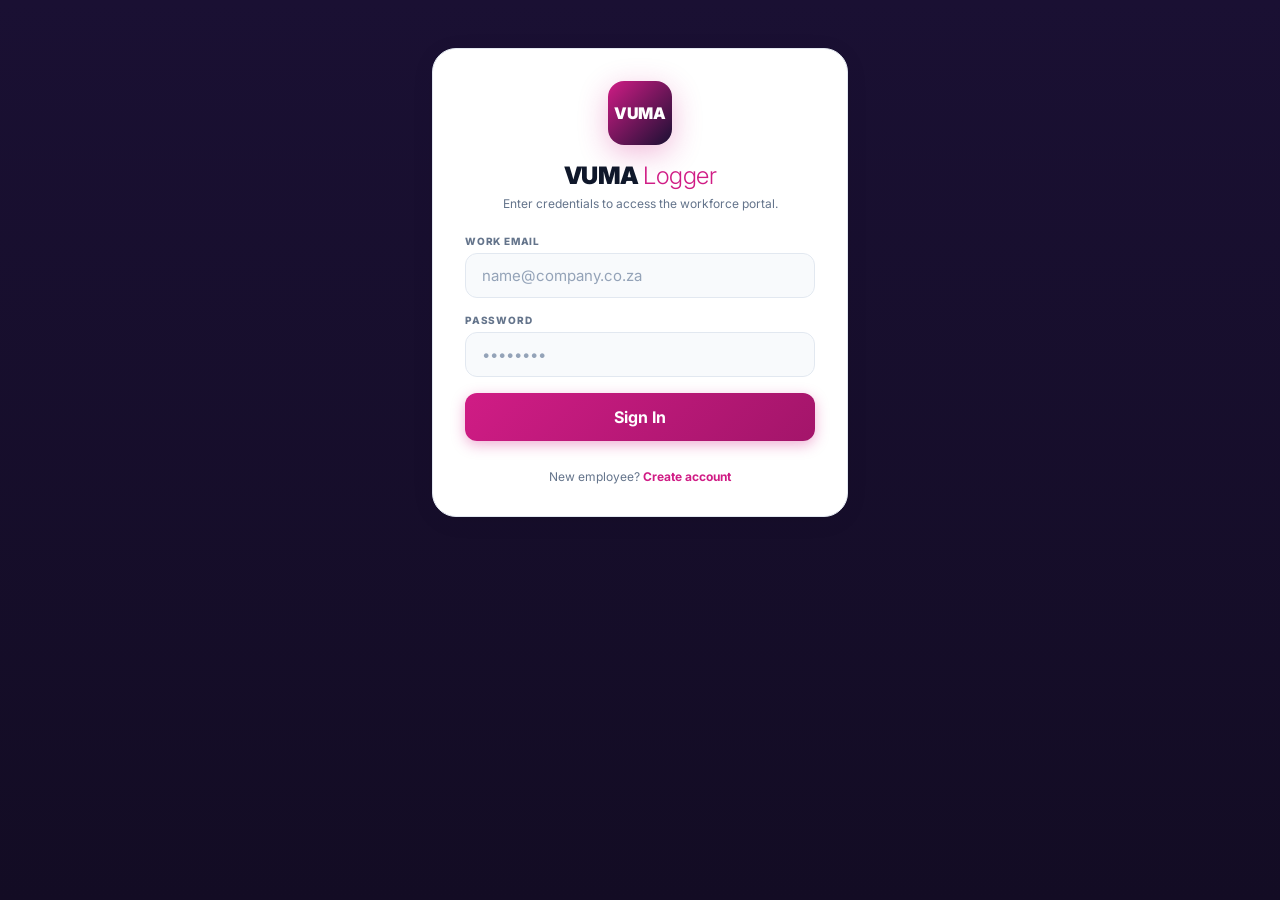
<file: index.html>
<!DOCTYPE html>
<html lang="en">

<head>
  <meta charset="UTF-8">
  <meta name="viewport" content="width=device-width, initial-scale=1.0">
  <meta name="description" content="VUMA Logger workforce attendance portal - sign in or register.">
  <title>VUMA Logger - Workforce Attendance Portal</title>
  <link rel="preconnect" href="https://fonts.googleapis.com">
  <link rel="preconnect" href="https://fonts.gstatic.com" crossorigin>
  <link href="https://fonts.googleapis.com/css2?family=Inter:wght@300;400;500;600;700;800;900&display=swap"
    rel="stylesheet">
  <link rel="stylesheet" href="shared/css/base.css">
  <!-- Preload and prefetch portal pages for instant page transitions -->
  <link rel="prefetch" href="shared/js/leave.js">
  <link rel="prefetch" href="employee/index.html">
  <link rel="prefetch" href="employee/employee.css">
  <link rel="prefetch" href="employee/employee.js">
  <link rel="prefetch" href="admin/index.html">
  <link rel="prefetch" href="admin/admin.css">
  <link rel="prefetch" href="admin/admin.js">
</head>

<body>
  <!-- GLOBAL SPINNER -->
  <div id="globalSpinner" class="global-spinner-overlay">
    <div class="spinner-ring"></div>
    <p class="spinner-msg" id="spinnerMessage">Processing request...</p>
  </div>

  <main id="mainContainer" class="main-container">

    <!-- ===== AUTHENTICATION VIEW ===== -->
    <section id="authView" class="card animate-in" style="margin-top: 2rem; padding: 2rem;">
      <div class="text-center mb-6">
        <div class="vuma-brand">
          <span class="vuma-brand-text">VUMA</span>
        </div>
        <h1 style="font-size: 1.5rem; font-weight: 900; letter-spacing: -0.02em; color: var(--slate-900);"
          id="authTitle">
          VUMA <span style="font-weight: 300; color: var(--vuma-magenta);">Logger</span>
        </h1>
        <p style="font-size: 0.75rem; color: var(--slate-500); margin-top: 0.375rem;" id="authSubtitle">Enter
          credentials to access the workforce portal.</p>
      </div>

      <div id="authAlert" class="alert mb-4"></div>

      <form id="loginForm" class="space-y" onsubmit="handleLoginSubmit(event)">
        <div>
          <label class="input-label">Work Email</label>
          <input type="email" id="loginEmail" required class="input-field" placeholder="name@company.co.za">
        </div>
        <div>
          <label class="input-label">Password</label>
          <input type="password" id="loginPassword" required class="input-field" placeholder="••••••••">
        </div>
        <button type="submit" class="btn btn-primary btn-full btn-lg">Sign In</button>
        <p style="font-size: 0.75rem; text-align: center; color: var(--slate-500); padding-top: 0.75rem;">
          New employee? <a href="#" onclick="toggleAuthMode(false)"
            style="color: var(--vuma-magenta); font-weight: 700; text-decoration: none;">Create account</a>
        </p>
      </form>

      <form id="registerForm" class="space-y hidden" onsubmit="handleRegisterSubmit(event)">
        <div class="grid-2">
          <div><label class="input-label">First Name</label><input type="text" id="regFirst" required
              class="input-field"></div>
          <div><label class="input-label">Last Name</label><input type="text" id="regLast" required class="input-field">
          </div>
        </div>
        <div><label class="input-label">Email Address</label><input type="email" id="regEmail" required
            class="input-field"></div>
        <div><label class="input-label">Create Password</label><input type="password" id="regPassword" required
            class="input-field"></div>
        <button type="submit" class="btn btn-primary btn-full btn-lg">Submit Registration</button>
        <p style="font-size: 0.75rem; text-align: center; color: var(--slate-500); padding-top: 0.75rem;">
          Already have an account? <a href="#" onclick="toggleAuthMode(true)"
            style="color: var(--vuma-magenta); font-weight: 700; text-decoration: none;">Sign in instead</a>
        </p>
      </form>
    </section>

  </main>

  <script src="shared/js/api.js"></script>
  <script src="auth/auth.js"></script>
</body>

</html>
</file>
<file: shared/css/base.css>
/* =============================================
   VUMA LOGGER — SHARED DESIGN SYSTEM
   Used by: login (index.html), employee/, admin/
   Inspired by vumatel.co.za brand identity
   Primary: Magenta/Pink (#D01C85)
   Secondary: Dark Navy (#1A1033)
   ============================================= */

:root {
  /* Brand Core */
  --vuma-magenta: #D01C85;
  --vuma-magenta-light: #E84AA5;
  --vuma-magenta-dark: #A3156A;
  --vuma-magenta-50: #FDF2F8;
  --vuma-magenta-100: #FCE7F3;
  --vuma-magenta-200: #FBCFE8;

  /* Dark Navy/Purple palette */
  --vuma-navy: #1A1033;
  --vuma-navy-light: #2D1B4E;
  --vuma-navy-lighter: #3D2666;
  --vuma-purple-accent: #7C3AED;

  /* Neutrals */
  --slate-50: #f8fafc;
  --slate-100: #f1f5f9;
  --slate-200: #e2e8f0;
  --slate-300: #cbd5e1;
  --slate-400: #94a3b8;
  --slate-500: #64748b;
  --slate-600: #475569;
  --slate-700: #334155;
  --slate-800: #1e293b;
  --slate-900: #0f172a;

  /* Functional */
  --success: #10B981;
  --success-bg: #ECFDF5;
  --success-border: #A7F3D0;
  --warning: #F59E0B;
  --warning-bg: #FFFBEB;
  --warning-border: #FDE68A;
  --danger: #EF4444;
  --danger-bg: #FEF2F2;
  --danger-border: #FECACA;
}

* {
  margin: 0;
  padding: 0;
  box-sizing: border-box;
}

body {
  font-family: 'Inter', -apple-system, BlinkMacSystemFont, sans-serif;
  background: linear-gradient(180deg, var(--vuma-navy) 0%, #130C24 100%);
  min-height: 100vh;
  color: var(--slate-800);
  -webkit-font-smoothing: antialiased;
  padding-bottom: 3rem;
}

/* --- Global Spinner --- */
.global-spinner-overlay {
  display: none;
  position: fixed;
  inset: 0;
  background: rgba(26, 16, 51, 0.80);
  backdrop-filter: blur(8px);
  z-index: 9999;
  justify-content: center;
  align-items: center;
  flex-direction: column;
}

.global-spinner-overlay.active {
  display: flex;
}

.spinner-ring {
  width: 56px;
  height: 56px;
  border: 4px solid rgba(255, 255, 255, 0.15);
  border-top-color: var(--vuma-magenta);
  border-radius: 50%;
  animation: spin 1s linear infinite;
  margin-bottom: 1rem;
}

@keyframes spin {
  to {
    transform: rotate(360deg);
  }
}

.spinner-msg {
  background: white;
  color: var(--slate-800);
  font-weight: 700;
  font-size: 0.8125rem;
  padding: 0.75rem 1.5rem;
  border-radius: 1rem;
  box-shadow: 0 20px 60px rgba(0, 0, 0, 0.3);
  letter-spacing: 0.01em;
}

/* --- Scrollbar --- */
::-webkit-scrollbar {
  width: 6px;
  height: 6px;
}

::-webkit-scrollbar-track {
  background: transparent;
}

::-webkit-scrollbar-thumb {
  background: var(--slate-300);
  border-radius: 10px;
}

::-webkit-scrollbar-thumb:hover {
  background: var(--vuma-magenta);
}

/* --- Layout --- */
.main-container {
  max-width: 28rem;
  margin: 0 auto;
  padding: 1rem 1rem 2rem;
  transition: max-width 0.3s ease;
}

/* --- Card Base --- */
.card {
  background: white;
  border-radius: 1.5rem;
  border: 1px solid var(--slate-200);
  box-shadow: 0 4px 24px rgba(0, 0, 0, 0.06);
  overflow: hidden;
}

/* --- Buttons --- */
.btn {
  display: inline-flex;
  align-items: center;
  justify-content: center;
  gap: 0.5rem;
  font-weight: 700;
  border: none;
  cursor: pointer;
  border-radius: 0.75rem;
  transition: all 0.15s ease;
  font-family: inherit;
}

.btn:active {
  transform: scale(0.96);
}

.btn-primary {
  background: linear-gradient(135deg, var(--vuma-magenta) 0%, var(--vuma-magenta-dark) 100%);
  color: white;
  box-shadow: 0 4px 14px rgba(208, 28, 133, 0.35);
}

.btn-primary:hover {
  opacity: 0.92;
}

.btn-secondary {
  background: var(--vuma-navy);
  color: white;
  box-shadow: 0 4px 14px rgba(26, 16, 51, 0.25);
}

.btn-secondary:hover {
  background: var(--vuma-navy-light);
}

.btn-ghost {
  background: var(--slate-100);
  color: var(--slate-700);
  border: 1px solid var(--slate-200);
}

.btn-ghost:hover {
  background: var(--slate-200);
}

.btn-danger {
  background: var(--danger-bg);
  color: var(--danger);
  border: 1px solid var(--danger-border);
}

.btn-danger:hover {
  background: #FEE2E2;
}

.btn-success {
  background: var(--success-bg);
  color: #059669;
  border: 1px solid var(--success-border);
}

.btn-success:hover {
  background: #D1FAE5;
}

.btn-full {
  width: 100%;
}

.btn-lg {
  padding: 0.875rem 1.5rem;
  font-size: 1rem;
}

.btn-md {
  padding: 0.625rem 1rem;
  font-size: 0.8125rem;
}

.btn-sm {
  padding: 0.375rem 0.75rem;
  font-size: 0.75rem;
}

.btn:disabled,
.btn[disabled],
.clock-btn:disabled,
.clock-btn[disabled] {
  opacity: 0.45 !important;
  cursor: not-allowed !important;
  pointer-events: none !important;
  transform: none !important;
  box-shadow: none !important;
  filter: grayscale(40%) !important;
}

/* --- Inputs --- */
.input-field {
  width: 100%;
  padding: 0.75rem 1rem;
  border: 1px solid var(--slate-200);
  border-radius: 0.75rem;
  background: var(--slate-50);
  color: var(--slate-900);
  font-size: 0.9375rem;
  font-family: inherit;
  transition: all 0.2s ease;
  outline: none;
}

.input-field:focus {
  border-color: var(--vuma-magenta);
  box-shadow: 0 0 0 3px rgba(208, 28, 133, 0.15);
  background: white;
}

.input-field::placeholder {
  color: var(--slate-400);
}

.input-label {
  display: block;
  font-size: 0.625rem;
  font-weight: 800;
  text-transform: uppercase;
  letter-spacing: 0.08em;
  color: var(--slate-500);
  margin-bottom: 0.375rem;
}

/* --- Alert boxes --- */
.alert {
  padding: 0.875rem 1rem;
  border-radius: 0.75rem;
  font-size: 0.8125rem;
  font-weight: 600;
  display: none;
}

.alert.visible {
  display: block;
}

.alert-success {
  background: var(--success-bg);
  color: #059669;
  border: 1px solid var(--success-border);
}

.alert-error {
  background: var(--danger-bg);
  color: var(--danger);
  border: 1px solid var(--danger-border);
}

/* --- Badge --- */
.badge {
  display: inline-flex;
  align-items: center;
  padding: 0.25rem 0.625rem;
  border-radius: 0.375rem;
  font-size: 0.625rem;
  font-weight: 700;
  border: 1px solid;
}

.badge-magenta {
  background: var(--vuma-magenta-50);
  color: var(--vuma-magenta);
  border-color: var(--vuma-magenta-200);
}

.badge-success {
  background: var(--success-bg);
  color: #059669;
  border-color: var(--success-border);
}

.badge-warning {
  background: var(--warning-bg);
  color: #B45309;
  border-color: var(--warning-border);
}

.badge-danger {
  background: var(--danger-bg);
  color: var(--danger);
  border-color: var(--danger-border);
}

.badge-purple {
  background: #F5F3FF;
  color: #7C3AED;
  border-color: #DDD6FE;
}

.badge-orange {
  background: #FFF7ED;
  color: #EA580C;
  border-color: #FED7AA;
}

.badge-navy {
  background: rgba(26, 16, 51, 0.06);
  color: var(--vuma-navy);
  border-color: rgba(26, 16, 51, 0.12);
}

/* --- Modal --- */
.modal-overlay {
  display: none;
  position: fixed;
  inset: 0;
  background: rgba(26, 16, 51, 0.65);
  backdrop-filter: blur(6px);
  z-index: 5000;
  justify-content: center;
  align-items: flex-end;
  padding: 0;
}

.modal-overlay.active {
  display: flex;
}

@media (min-width: 768px) {
  .modal-overlay {
    align-items: center;
    padding: 1rem;
  }

  .modal-card {
    border-radius: 1.25rem !important;
  }
}

.modal-card {
  background: white;
  border-radius: 1.5rem 1.5rem 0 0;
  padding: 1.5rem;
  width: 100%;
  max-width: 24rem;
  box-shadow: 0 -10px 40px rgba(0, 0, 0, 0.2);
  border: 1px solid var(--slate-200);
}

/* --- Hidden class --- */
.hidden {
  display: none !important;
}

/* --- Utility --- */
.text-center {
  text-align: center;
}

.text-right {
  text-align: right;
}

.font-mono {
  font-family: 'SF Mono', Monaco, monospace;
}

.overflow-x-auto {
  overflow-x: auto;
  -webkit-overflow-scrolling: touch;
}

.space-y>*+* {
  margin-top: 1rem;
}

.space-y-sm>*+* {
  margin-top: 0.75rem;
}

.grid-2 {
  display: grid;
  grid-template-columns: 1fr;
  gap: 0.75rem;
}

.mt-1 {
  margin-top: 0.25rem;
}

.mt-2 {
  margin-top: 0.5rem;
}

.mt-3 {
  margin-top: 0.75rem;
}

.mt-4 {
  margin-top: 1rem;
}

.mt-6 {
  margin-top: 1.5rem;
}

.mb-2 {
  margin-bottom: 0.5rem;
}

.mb-4 {
  margin-bottom: 1rem;
}

.mb-6 {
  margin-bottom: 1.5rem;
}

.gap-2 {
  gap: 0.5rem;
}

.gap-3 {
  gap: 0.75rem;
}

.gap-4 {
  gap: 1rem;
}

.flex {
  display: flex;
}

.flex-col {
  flex-direction: column;
}

.items-center {
  align-items: center;
}

.justify-between {
  justify-content: space-between;
}

.w-full {
  width: 100%;
}

.block {
  display: block;
}

/* --- Animations --- */
@keyframes fadeIn {
  from {
    opacity: 0;
    transform: translateY(10px);
  }

  to {
    opacity: 1;
    transform: translateY(0);
  }
}

.animate-in {
  animation: fadeIn 0.35s ease forwards;
}

@keyframes pulse {

  0%,
  100% {
    opacity: 1;
  }

  50% {
    opacity: 0.5;
  }
}

.animate-pulse {
  animation: pulse 2s ease-in-out infinite;
}

/* === VUMA Logo Header === */
.vuma-brand {
  width: 4rem;
  height: 4rem;
  border-radius: 1rem;
  display: flex;
  align-items: center;
  justify-content: center;
  margin: 0 auto 1rem;
  background: linear-gradient(135deg, var(--vuma-magenta) 0%, var(--vuma-navy) 100%);
  box-shadow: 0 8px 30px rgba(208, 28, 133, 0.3);
}

.vuma-brand-text {
  font-size: 1rem;
  font-weight: 900;
  color: white;
  letter-spacing: -0.03em;
}

/* Responsive helpers */
@media (min-width: 640px) {
  .grid-2 {
    grid-template-columns: 1fr 1fr;
  }
}
</file>
<file: employee/employee.css>
/* =============================================
   VUMA LOGGER — EMPLOYEE PORTAL STYLES
   Loaded after ../shared/css/base.css
   ============================================= */

/* --- Clock buttons --- */
.clock-btn {
  display: flex;
  align-items: center;
  justify-content: space-between;
  padding: 1.25rem;
  border-radius: 1rem;
  border: none;
  cursor: pointer;
  width: 100%;
  transition: all 0.15s ease;
  font-family: inherit;
}

.clock-btn:active {
  transform: scale(0.97);
}

.clock-btn-in {
  background: linear-gradient(135deg, var(--vuma-magenta) 0%, var(--vuma-magenta-dark) 100%);
  color: white;
  box-shadow: 0 6px 20px rgba(208, 28, 133, 0.35);
}

.clock-btn-out {
  background: linear-gradient(135deg, #EA580C 0%, #C2410C 100%);
  color: white;
  box-shadow: 0 6px 20px rgba(234, 88, 12, 0.35);
}

.clock-btn:hover:not(:disabled) {
  filter: brightness(1.05);
}

.clock-btn .icon {
  font-size: 1.75rem;
  line-height: 1;
}

.clock-btn .label {
  font-size: 1.125rem;
  font-weight: 700;
  display: block;
}

.clock-btn .clock-subtext {
  font-size: 0.75rem;
  font-weight: 500;
  opacity: 0.88;
  margin-top: 0.15rem;
}

.clock-btn .badge-status {
  font-size: 0.6875rem;
  font-weight: 700;
  padding: 0.25rem 0.6rem;
  border-radius: 9999px;
  background: rgba(255, 255, 255, 0.22);
  backdrop-filter: blur(4px);
  border: 1px solid rgba(255, 255, 255, 0.35);
  letter-spacing: 0.02em;
  white-space: nowrap;
}

.clock-btn .badge-status.hidden {
  display: none !important;
}

.clock-btn .arrow {
  font-size: 1.25rem;
  opacity: 0.8;
}
</file>
<file: admin/admin.css>
/* =============================================
   VUMA LOGGER — ADMIN DASHBOARD STYLES
   Loaded after ../shared/css/base.css
   ============================================= */

/* --- Wide layout --- */
.main-container.admin-wide {
  max-width: 84rem;
}

/* --- Tables --- */
.data-table {
  width: 100%;
  text-align: left;
  border-collapse: collapse;
  font-size: 0.8125rem;
}

.data-table thead tr {
  background: var(--slate-100);
  border-bottom: 1px solid var(--slate-200);
}

.data-table th {
  padding: 0.875rem;
  font-size: 0.625rem;
  font-weight: 800;
  text-transform: uppercase;
  letter-spacing: 0.06em;
  color: var(--slate-500);
}

.data-table tbody tr {
  border-bottom: 1px solid var(--slate-100);
  transition: background 0.15s ease;
}

.data-table tbody tr:hover {
  background: var(--slate-50);
}

.data-table td {
  padding: 0.625rem 0.5rem;
  color: var(--slate-700);
}

/* --- Tabs --- */
.tab-bar {
  display: flex;
  width: 100%;
  background: white;
  padding: 0.375rem;
  border-radius: 0.75rem;
  border: 1px solid var(--slate-200);
  gap: 0.25rem;
  overflow-x: auto;
  -webkit-overflow-scrolling: touch;
}

.tab-btn {
  display: inline-flex;
  align-items: center;
  justify-content: center;
  flex: 1;
  padding: 0.625rem 0.75rem;
  border-radius: 0.625rem;
  font-weight: 700;
  font-size: 0.75rem;
  white-space: nowrap;
  border: none;
  cursor: pointer;
  background: transparent;
  color: var(--slate-500);
  font-family: inherit;
  transition: all 0.15s ease;
}

.tab-btn:hover {
  color: var(--slate-900);
}

.tab-btn.active {
  background: var(--vuma-magenta);
  color: white;
  box-shadow: 0 2px 8px rgba(208, 28, 133, 0.25);
}

.tab-notify-badge {
  display: inline-flex;
  align-items: center;
  justify-content: center;
  min-width: 1.125rem;
  height: 1.125rem;
  padding: 0 0.35rem;
  font-size: 0.625rem;
  font-weight: 800;
  line-height: 1;
  color: #ffffff;
  background-color: #ef4444;
  border-radius: 9999px;
  margin-left: 0.375rem;
  box-shadow: 0 1px 3px rgba(239, 68, 68, 0.4);
}

.tab-notify-badge.hidden {
  display: none !important;
}

/* --- Ping dot --- */
.ping-dot {
  position: relative;
  display: inline-flex;
  width: 8px;
  height: 8px;
}

.ping-dot::before {
  content: '';
  position: absolute;
  inset: 0;
  border-radius: 50%;
  animation: ping 1.5s cubic-bezier(0, 0, 0.2, 1) infinite;
}

.ping-dot::after {
  content: '';
  position: relative;
  display: inline-flex;
  width: 8px;
  height: 8px;
  border-radius: 50%;
}

.ping-dot.magenta::before {
  background: rgba(208, 28, 133, 0.5);
}

.ping-dot.magenta::after {
  background: var(--vuma-magenta);
}

.ping-dot.orange::before {
  background: rgba(234, 88, 12, 0.5);
}

.ping-dot.orange::after {
  background: #EA580C;
}

@keyframes ping {

  75%,
  100% {
    transform: scale(2);
    opacity: 0;
  }
}

/* --- Stat widget --- */
.stat-widget {
  display: flex;
  align-items: center;
  gap: 0.75rem;
  background: white;
  border: 1px solid var(--slate-200);
  padding: 0.375rem 0.75rem;
  border-radius: 0.5rem;
  box-shadow: 0 1px 3px rgba(0, 0, 0, 0.05);
}

.stat-item {
  display: flex;
  align-items: center;
  gap: 0.375rem;
}

.stat-label {
  font-size: 0.625rem;
  font-weight: 800;
  text-transform: uppercase;
  letter-spacing: 0.06em;
  color: var(--slate-500);
}

.stat-value-magenta {
  font-size: 0.875rem;
  font-weight: 900;
  color: var(--vuma-magenta);
}

.stat-value-orange {
  font-size: 0.875rem;
  font-weight: 900;
  color: #EA580C;
}

.stat-divider {
  width: 1px;
  height: 1rem;
  background: var(--slate-200);
}

/* --- Responsive helpers (admin dashboard layout) --- */
@media (min-width: 640px) {
  .data-table td {
    padding: 0.875rem;
  }

  .sm-flex-row {
    flex-direction: row;
  }

  .sm-w-auto {
    width: auto;
  }

  .sm-grid-3 {
    grid-template-columns: repeat(3, 1fr);
  }
}

@media (min-width: 1280px) {
  .xl-flex-row {
    flex-direction: row;
  }

  .xl-w-auto {
    width: auto;
  }
}
</file>
